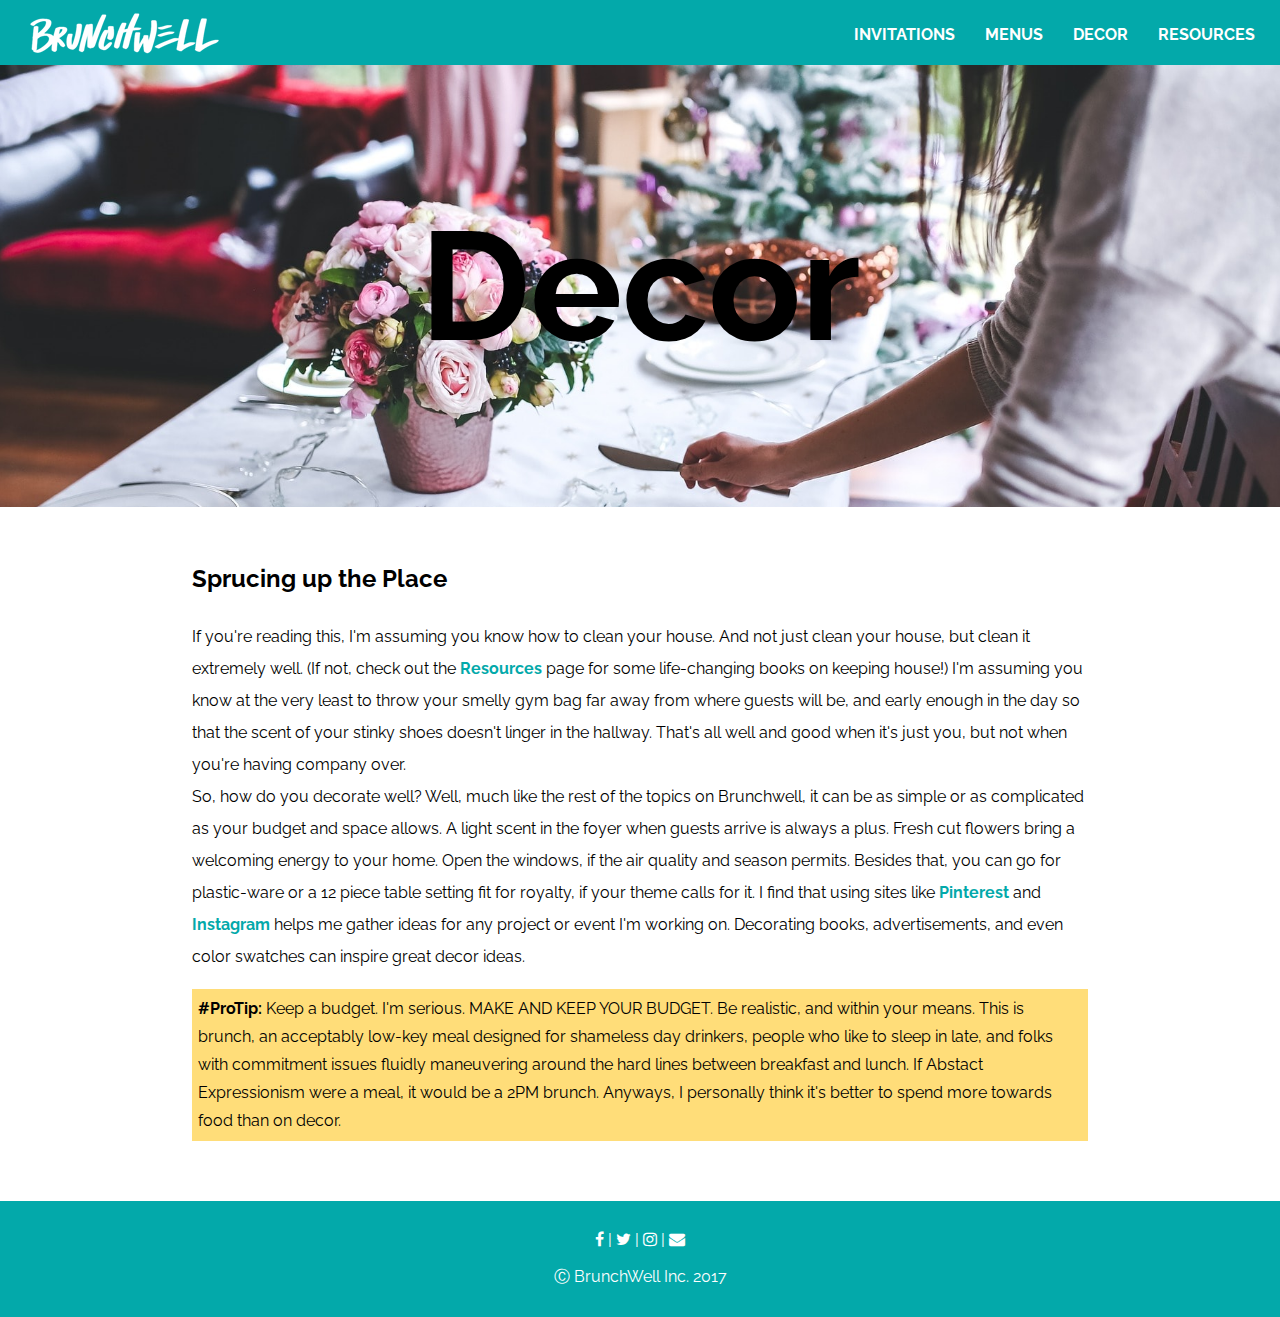
<file: decor.html>
<!DOCTYPE html>
<html lang="en">

<head>
    <meta charset="utf-8">
    <meta name="viewport" content="width=device-width, initial-scale=1">
    <link rel="icon" type="image/png" href="favicon-32x32.png" sizes="32x32" />
    <link rel="icon" type="image/png" href="favicon-16x16.png" sizes="16x16" />
    <link rel="stylesheet" href="css/font-awesome.min.css">
    <link rel="stylesheet" type="text/css" href="css/normalize.css">
    <link rel="stylesheet" type="text/css" href="css/stylesheet.css">
    <title>BrunchWell-Decor</title>
</head>

<body>
    <main>
        <nav class="totalnav flexcontainer">
            <div>
                <a href="index.html" class="logo flexchildnav"></a>
            </div>
            <ul class="links flexchildnav">
                <li> <a href="invite.html">Invitations</a></li>
                <li> <a href="menu.html">Menus</a></li>
                <li> <a href="decor.html">Decor</a></li>
                <li> <a href="resources.html">Resources</a></li>
            </ul>
        </nav>
        <div class="pagesbody">
            <div class="pagesheader decorheader">
                <h1>Decor</h1>
            </div>
            <div class="pagestext">
                <section>
                    <h2>Sprucing up the Place</h2>
                    <p> If you're reading this, I'm assuming you know how to clean your house. And not just clean your house, but clean it extremely well. (If not, check out the <a href="resources.html" target="_blank">Resources</a> page for some life-changing books on keeping house!) I'm assuming you know at the very least to throw your smelly gym bag far away from where guests will be, and early enough in the day so that the scent of your stinky shoes doesn't linger in the hallway. That's all well and good when it's just you, but not when you're having company over.</p>
                    <p> So, how do you decorate well? Well, much like the rest of the topics on Brunchwell, it can be as simple or as complicated as your budget and space allows. A light scent in the foyer when guests arrive is always a plus. Fresh cut flowers bring a welcoming energy to your home. Open the windows, if the air quality and season permits. Besides that, you can go for plastic-ware or a 12 piece table setting fit for royalty, if your theme calls for it. I find that using sites like <a href="https://www.pinterest.com" target="_blank">Pinterest</a> and <a href="https://www.instagram.com/?hl=en" target="_blank">Instagram</a> helps me gather ideas for any project or event I'm working on. Decorating books, advertisements, and even color swatches can inspire great decor ideas.</p>
                </section>
                <section class="protip"><span class="hashtag">#ProTip:</span> Keep a budget. I'm serious. MAKE AND KEEP YOUR BUDGET. Be realistic, and within your means. This is brunch, an acceptably low-key meal designed for shameless day drinkers, people who like to sleep in late, and folks with commitment issues fluidly maneuvering around the hard lines between breakfast and lunch. If Abstact Expressionism were a meal, it would be a 2PM brunch. Anyways, I personally think it's better to spend more towards food than on decor.
                </section>
            </div>
        </div>
        <div class="footer-container">
            <footer class="footer">
                <div> <a href="#" alt="Visit us on Facebook;"><i class="fa fa-facebook" aria-hidden="true"></i></a> | <a href="#" alt="Visit us on Twitter;"><i class="fa fa-twitter" aria-hidden="true"></i></a> | <a href="#" alt="Visit us on Instagram;"><i class="fa fa-instagram" aria-hidden="true"></i></a> | <a href="mailto:info@BrunchWell.com" alt="Email Us"><i class="fa fa-envelope" aria-hidden="true"></i></a> </div>
                <div class="footertext">
                    <p>
                        <br>&#9400; BrunchWell Inc. 2017</p>
                </div>
            </footer>
        </div>
    </main>
</body>

</html>
</file>
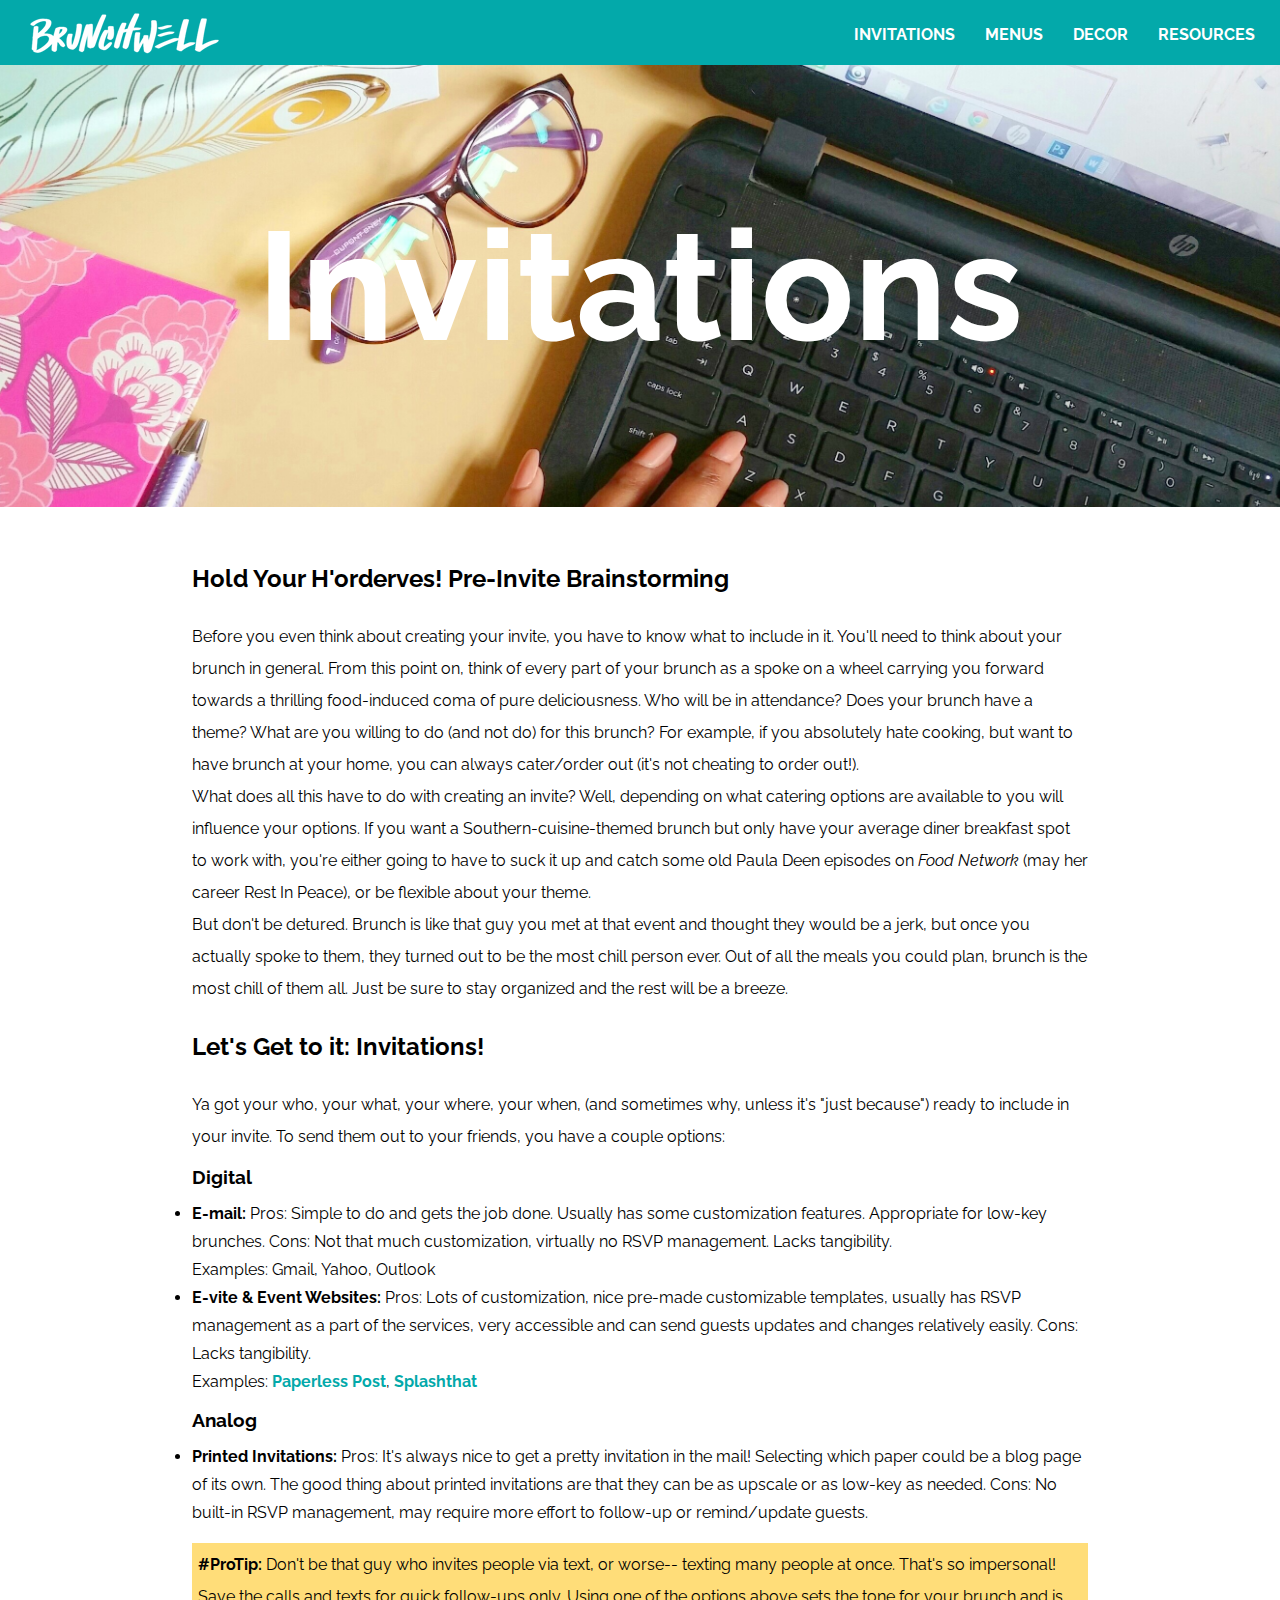
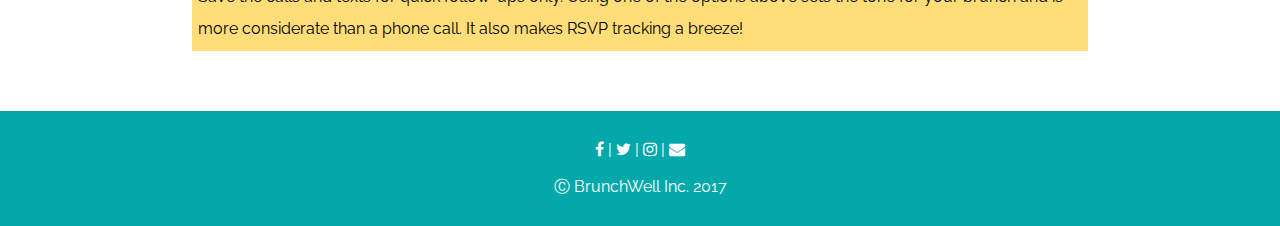
<file: invite.html>
<!DOCTYPE html>
<html lang="en">

<head>
    <meta charset="utf-8">
    <meta name="viewport" content="width=device-width, initial-scale=1">
    <link rel="icon" type="image/png" href="favicon-32x32.png" sizes="32x32" />
    <link rel="icon" type="image/png" href="favicon-16x16.png" sizes="16x16" />
    <link rel="stylesheet" href="css/font-awesome.min.css">
    <link rel="stylesheet" type="text/css" href="css/normalize.css">
    <link rel="stylesheet" type="text/css" href="css/stylesheet.css">
    <title>BrunchWell-Invitations</title>
</head>

<body>
    <main>
        <nav class="totalnav flexcontainer">
            <div>
                <a href="index.html" class="logo flexchildnav"></a>
            </div>
            <ul class="links flexchildnav">
                <li> <a href="invite.html">Invitations</a></li>
                <li> <a href="menu.html">Menus</a></li>
                <li> <a href="decor.html">Decor</a></li>
                <li> <a href="resources.html">Resources</a></li>
            </ul>
        </nav>
        <div class="pagesbody">
            <div class="pagesheader inviteheader">
                <h1>Invitations</h1>
            </div>
            <div class="pagestext">
                <section>
                    <h2>Hold Your H'orderves! Pre-Invite Brainstorming</h2>
                    <p>Before you even think about creating your invite, you have to know what to include in it. You'll need to think about your brunch in general. From this point on, think of every part of your brunch as a spoke on a wheel carrying you forward towards a thrilling food-induced coma of pure deliciousness. Who will be in attendance? Does your brunch have a theme? What are you willing to do (and not do) for this brunch? For example, if you absolutely hate cooking, but want to have brunch at your home, you can always cater/order out (it's not cheating to order out!).</p>
                    <p>What does all this have to do with creating an invite? Well, depending on what catering options are available to you will influence your options. If you want a Southern-cuisine-themed brunch but only have your average diner breakfast spot to work with, you're either going to have to suck it up and catch some old Paula Deen episodes on <i>Food Network</i> (may her career Rest In Peace), or be flexible about your theme.</p>
                    <p>But don't be detured. Brunch is like that guy you met at that event and thought they would be a jerk, but once you actually spoke to them, they turned out to be the most chill person ever. Out of all the meals you could plan, brunch is the most chill of them all. Just be sure to stay organized and the rest will be a breeze.</p>
                    <h2>Let's Get to it: Invitations!</h2>
                    <p>Ya got your who, your what, your where, your when, (and sometimes why, unless it's "just because") ready to include in your invite. To send them out to your friends, you have a couple options:</p>
                </section>

                <section>
                    <h3>Digital</h3>
                    <ul>
                        <li><strong>E-mail:</strong> Pros: Simple to do and gets the job done. Usually has some customization features. Appropriate for low-key brunches. Cons: Not that much customization, virtually no RSVP management. Lacks tangibility.
                            <br>Examples: Gmail, Yahoo, Outlook</li>
                        <li><strong>E-vite &amp; Event Websites:</strong> Pros: Lots of customization, nice pre-made customizable templates, usually has RSVP management as a part of the services, very accessible and can send guests updates and changes relatively easily. Cons: Lacks tangibility.
                            <br>Examples: <a href="https://www.paperlesspost.com" target="_blank">Paperless Post</a>, <a href="https://splashthat.com" target="_blank">Splashthat</a></li>
                    </ul>
                </section>
                <section>
                    <h3>Analog</h3>
                    <ul>
                        <li><strong>Printed Invitations:</strong> Pros: It's always nice to get a pretty invitation in the mail! Selecting which paper could be a blog page of its own. The good thing about printed invitations are that they can be as upscale or as low-key as needed. Cons: No built-in RSVP management, may require more effort to follow-up or remind/update guests.</li>
                    </ul>
                </section>
                <p class="protip"><span class="hashtag">#ProTip:</span> Don't be that guy who invites people via text, or worse-- texting many people at once. That's so impersonal! Save the calls and texts for quick follow-ups only. Using one of the options above sets the tone for your brunch and is more considerate than a phone call. It also makes RSVP tracking a breeze!</p>
            </div>
        </div>
        <div class="footer-container">
            <footer class="footer">
                <div> <a href="#" alt="Visit us on Facebook;"><i class="fa fa-facebook" aria-hidden="true"></i></a> | <a href="#" alt="Visit us on Twitter;"><i class="fa fa-twitter" aria-hidden="true"></i></a> | <a href="#" alt="Visit us on Instagram;"><i class="fa fa-instagram" aria-hidden="true"></i></a> | <a href="mailto:info@BrunchWell.com" alt="Email Us"><i class="fa fa-envelope" aria-hidden="true"></i></a> </div>
                <div class="footertext">
                    <p>
                        <br>&#9400; BrunchWell Inc. 2017</p>
                </div>
            </footer>
        </div>
    </main>
</body>

</html>
</file>
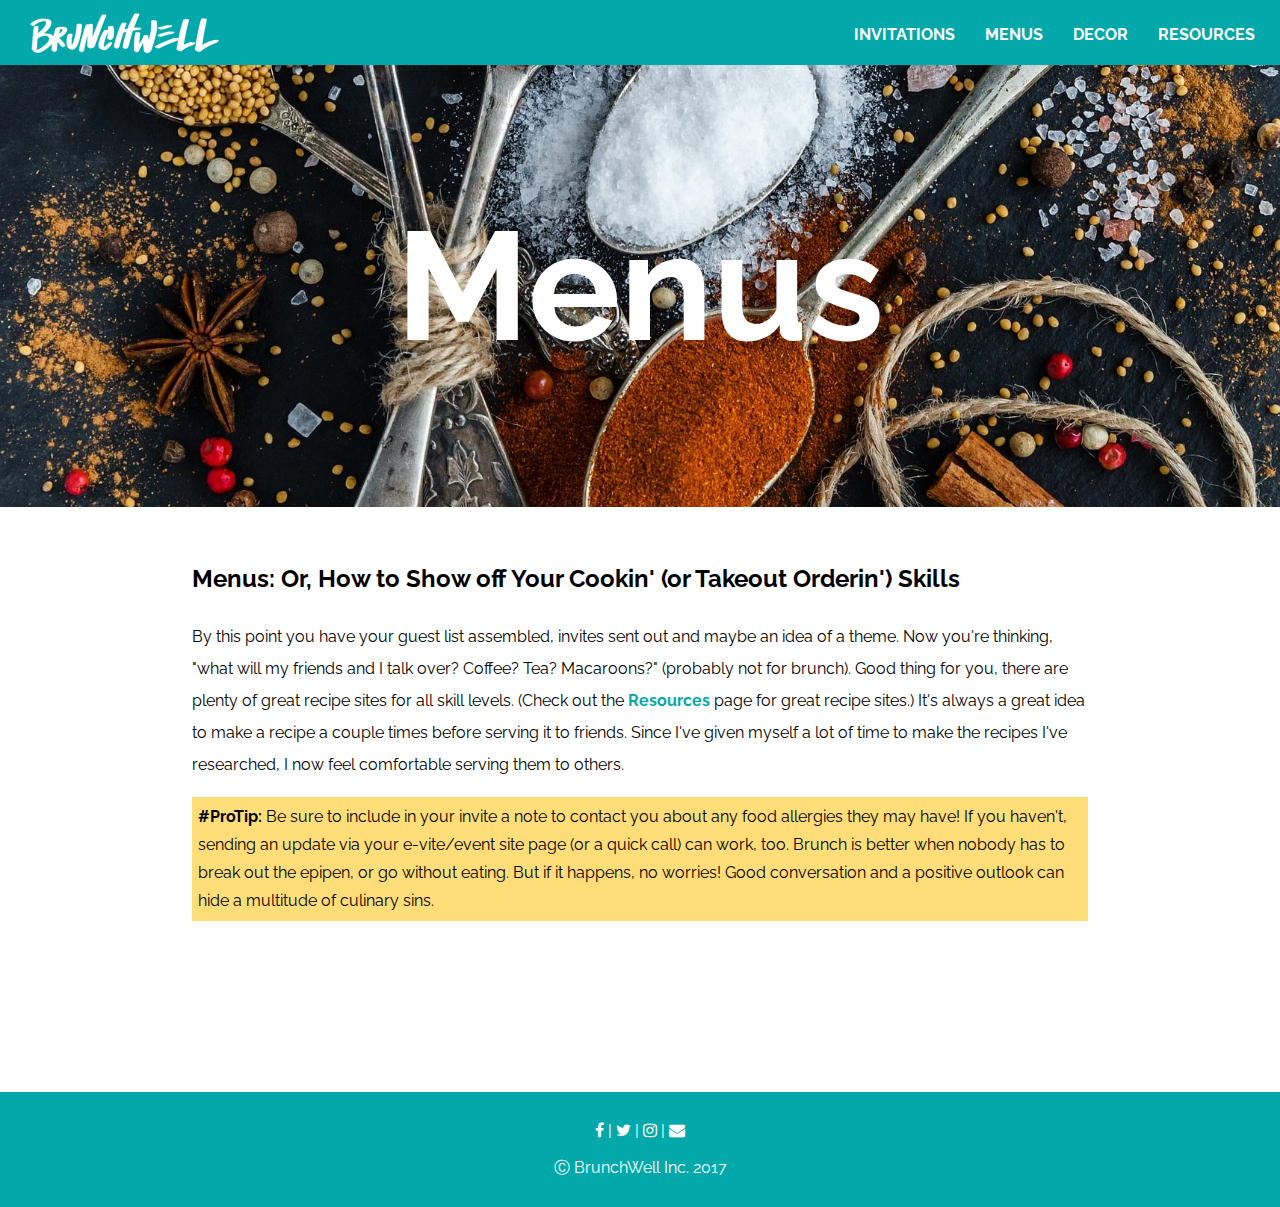
<file: menu.html>
<!DOCTYPE html>
<html lang="en">

<head>
    <meta charset="utf-8">
    <meta name="viewport" content="width=device-width, initial-scale=1">
    <link rel="icon" type="image/png" href="favicon-32x32.png" sizes="32x32" />
    <link rel="icon" type="image/png" href="favicon-16x16.png" sizes="16x16" />
    <link rel="stylesheet" href="css/font-awesome.min.css">
    <link rel="stylesheet" type="text/css" href="css/normalize.css">
    <link rel="stylesheet" type="text/css" href="css/stylesheet.css">
    <title>BrunchWell-Menu</title>
</head>

<body>
    <main>
        <nav class="totalnav flexcontainer">
            <div>
                <a href="index.html" class="logo flexchildnav"></a>
            </div>
            <ul class="links flexchildnav">
                <li> <a href="invite.html">Invitations</a></li>
                <li> <a href="menu.html">Menus</a></li>
                <li> <a href="decor.html">Decor</a></li>
                <li> <a href="resources.html">Resources</a></li>
            </ul>
        </nav>
        <div class="pagesbody">
            <div class="pagesheader menuheader">
                <h1>Menus</h1>
            </div>
            <div class="pagestext">
                <section>
                    <h2>Menus: Or, How to Show off Your Cookin' (or Takeout Orderin') Skills</h2>
                    <p>By this point you have your guest list assembled, invites sent out and maybe an idea of a theme. Now you're thinking, "what will my friends and I talk over? Coffee? Tea? Macaroons?" (probably not for brunch). Good thing for you, there are plenty of great recipe sites for all skill levels. (Check out the <a href="resources.html" target="_blank">Resources</a> page for great recipe sites.) It's always a great idea to make a recipe a couple times before serving it to friends. Since I've given myself a lot of time to make the recipes I've researched, I now feel comfortable serving them to others.</p>
                </section>
                <section class="protip"><span class="hashtag">#ProTip:</span> Be sure to include in your invite a note to contact you about any food allergies they may have! If you haven't, sending an update via your e-vite/event site page (or a quick call) can work, too. Brunch is better when nobody has to break out the epipen, or go without eating. But if it happens, no worries! Good conversation and a positive outlook can hide a multitude of culinary sins.
                </section>
            </div>
        </div>
        <br>
        <br>
        <br>
        <br>
        <br>
        <br>
        <div class="footer-container">
            <footer class="footer">
                <div> <a href="#" alt="Visit us on Facebook;"><i class="fa fa-facebook" aria-hidden="true"></i></a> | <a href="#" alt="Visit us on Twitter;"><i class="fa fa-twitter" aria-hidden="true"></i></a> | <a href="#" alt="Visit us on Instagram;"><i class="fa fa-instagram" aria-hidden="true"></i></a> | <a href="mailto:info@BrunchWell.com" alt="Email Us"><i class="fa fa-envelope" aria-hidden="true"></i></a> </div>
                <div class="footertext">
                    <p>
                        <br>&#9400; BrunchWell Inc. 2017</p>
                </div>
            </footer>
        </div>
    </main>
</body>

</html>
</file>
<file: css/stylesheet.css>
@import url('https://fonts.googleapis.com/css?family=Raleway:400,700,900');
* {
    box-sizing: border-box;
    margin: 0;
    padding: 0;
}
.body {
    font-family: 'Raleway', Arial, sans-serif;
    background-color: #03a9aa;
}
.pagesbody {
    display: flex;
    flex-flow: column wrap;
}

/*NAVITAGION BAR*/

.totalnav {
    background-color: #03a9aa;
    width: 100%;
    padding: 10px 0;
}
.flexcontainer {
    display: flex;
    flex-wrap: wrap;
    justify-content: space-between;
}
.flexchildnav {
    display: flex;
    flex-wrap: wrap;
    align-items: center;
}
.logo {
    margin-left: 25px;
    background-image: url(../images/logoimage.png);
    height: 50px;
    width: 200px;
}
.links {
    float: left;
    font-weight: 700;
    margin: 0 10px;
}
.links li {
    list-style: none;
    text-transform: uppercase;
}
.links a {
    color: #fff;
    text-decoration: none;
    padding: 15px 15px;
}
.links a:hover {
    color: #013636;
    text-decoration: none;
    transition: .5s;
}

/*FRONT PAGE*/

.wrapper {
    padding: 30px;
    height: 100vh;
    background: url(../images/mainbg.png)bottom right no-repeat;
    background-position: left center;
}
.mediaqueryheaderimg {
    height: 150px;
    background: url(../images/mealone.png);
    display: none;
}

/*"Brunch Simply Brunch Gracefully" area on front page*/

.leftsidebg {
    background-color: rgba(255, 255, 255, .8);
    padding: 30px;
    width: 520px;
    border-radius: 5px;
}
.button {
    background-color: #03a9aa;
    color: #fff;
    text-align: center;
    border-radius: 5px;
    font-size: 16px;
    padding: 13px;
    font-weight: 700;
    letter-spacing: 2px
}
.button a {
    color: #fff;
    text-decoration: none;
}
.button a:hover {
    /*    color: #fff;*/
    text-decoration: none;
    transition: .5s;
}
.preheader p {
    margin: 5px 0;
    font-size: 18px;
    line-height: 0;
}
.bigtext p {
    font-weight: 900;
    font-size: 60px;
}
.liltext p {
    font-weight: 400;
    font-weight: bold;
    font-size: 18px;
    line-height: 150%;
}
.protip {
    margin: 1em 0 0 0;
    background-color: #FFDD79;
    padding: 6px;
}
.hashtag {
    font-weight: 700;
}
.pagestext {
    width: 70%;
    padding: 0 0 60px 0;
}
.pagestext h2 {
    line-height: 1.5em;
    /*    padding: 0 0 .4em 0;*/
    margin: 1em 0 1em 0;
}
.pagestext h3 {
    line-height: 1.5em;
    /*    padding: 0 0 .4em 0;*/
    margin: .5em 0 .5em 0;
}
.pagestext p {
    font-size: 1em;
    line-height: 2em;
    /*    margin: 0 0 1em 0;*/
}
.pagestext a {
    text-decoration: none;
    font-weight: 700;
    color: #03a9aa;
}

/*PAGE HEADER STYLINGS*/

.pagesheader {
    text-align: center;
    padding: 150px 0;
    font-size: 100vw;
    margin: -5px 0 40px 0;
    font-weight: 700;
}
.inviteheader {
    background: url(../images/invitationsbg.jpg);
    background-position: top;
    background-attachment: fixed;
    background-repeat: no-repeat;
    background-size: cover;
    color: rgb(255, 255, 255);
}
.menuheader {
    background: url(../images/menubg.jpg);
    background-position: bottom;
    background-attachment: fixed;
    background-repeat: no-repeat;
    background-size: cover;
    color: rgb(255, 255, 255);
}
.decorheader {
    background: url(../images/decorbg.jpg);
    background-position: center;
    background-attachment: fixed;
    background-repeat: no-repeat;
    background-size: cover;
}
.resourcesheader {
    background: url(../images/resourcesbg.jpg);
    background-position: center;
    background-attachment: fixed;
    background-repeat: no-repeat;
    background-size: cover;
    color: rgb(255, 255, 255);
}
.footer {
    display: flex;
    justify-content: center;
    flex-direction: column;
    background-color: #03a9aa;
    text-align: center;
    padding: 30px 0px;
    color: #fff;
}
.footer a {
    color: #fff;
}
.footer-container {
    text-align: center;
    background-color: #fff;
}
.footertext p {
    text-align: center;
}
@media (max-width: 728px) {
    body {
        padding: 0;
        margin: 0;
    }
    .totalnav {
        justify-content: center;
        flex-wrap: nowrap;
        flex-direction: column;
        margin: 0;
    }
    .logo,
    .links {
        padding: 0;
        margin: 0;
        width: 100%;
        background-repeat: no-repeat;
        background-position: center;
    }
    .logo img,
    .links li {
        width: 100%;
        text-align: center;
    }
    .links a {
        border-top: 1.5px solid #fff;
    }
    .wrapper {
        background: none;
        margin: 0;
        padding: 0;
        display: flex;
        justify-content: center;
    }
    .leftsidebg {
        display: flex;
        flex-direction: column;
        margin: 0;
    }
    .mediaqueryheaderimg {
        display: flex;
        background-size: cover;
        padding: 0;
        margin: 0;
        background-position: center;
    }
    .preheader p {
        padding-top: 30px;
    }
    .inviteheader p {
        background-position: top left;
    }
}
@import url('https://fonts.googleapis.com/css?family=Raleway:400,700,900');
* {
    box-sizing: border-box;
    margin: 0px;
    padding: 0;
}
body {
    font-family: 'Raleway', Arial, sans-serif;
    background-color: #fff;
}
.pagesbody {
    display: flex;
    flex-flow: column wrap;
}
.floatleft {
    float: left;
}
.totalnav {
    background-color: #03a9aa;
    width: 100%;
    padding: 10px 0;
}
.flexcontainer {
    display: flex;
    flex-wrap: wrap;
    justify-content: space-between;
}
.flexchildnav {
    display: flex;
    flex-wrap: wrap;
    align-items: center;
}
.logo {
    margin-left: 24px;
    background-image: url(../images/logoimage.png);
    height: 50px;
    width: 200px;
}
.links {
    float: left;
    font-weight: 700;
    margin: 0 10px;
    list-style: none;
}
.links li {
    list-style: none;
}
.links a {
    color: #fff;
    text-decoration: none;
    display: block;
    padding: 15px 15px;
}
.links a:active {
    color: #013636;
    text-decoration: none;
}
.links a:hover {
    color: #013636;
    text-decoration: none;
    transition: .5s;
}
.wrapper {
    margin: 0;
    padding: 30px;
    height: 100vh;
    background: url(../images/mainbg.png)bottom right no-repeat;
    background-position: left center;
}
.mediaqueryheaderimg {
    height: 150px;
    background: url(../images/mealone.png);
    display: none;
}
.leftsidebg {
    background-color: rgba(255, 255, 255, .8);
    padding: 30px;
    width: 520px;
    border-radius: 5px;
}
.button {
    background-color: #03a9aa;
    color: #fff;
    text-align: center;
    border-radius: 5px;
    font-size: 16px;
    padding: 13px;
    font-weight: 700;
    letter-spacing: 2px;
}
.button a {
    color: #fff;
    text-decoration: none;
}
.button a:hover {
    color: #013636;
    font-weight: 700;
    text-decoration: none;
    transition: .5s;
}
.preheader p {
    margin: 5px 0;
    padding: 0;
    font-size: 20px;
    line-height: 0;
}
.bigtext p {
    font-weight: 900;
    font-size: 60px;
    padding: 0;
    margin: 0;
}
.liltext p {
    font-weight: 400;
    font-weight: bold;
    font-size: 20px;
    line-height: 150%;
}
.protip {
    background-color: #FFDD79;
    padding: 6px;
}
.hashtag {
    font-weight: 700;
}
.pagestext {
    width: 70%;
    margin: auto;
    padding-bottom: 60px;
    font-size: 1em;
    line-height: 1.75em;
}

/*
.pagestext h2 {
    line-height: 1.5em;
}
*/

.pagestext a {
    text-decoration: none;
    font-weight: 700;
    color: #03a9aa;
}
.pagesheader {
    text-align: center;
    padding: 30px 0;
    font-size: 6vw;
    margin-top: -5px;
    margin-bottom: 30px;
    font-weight: 700;
}
.inviteheader {
    background: url(../images/invitationsbg.jpg);
    background-position: top;
    background-attachment: fixed;
    background-repeat: no-repeat;
    background-size: cover;
    color: rgb(255, 255, 255);
}
.menuheader {
    background: url(../images/menubg.jpg);
    background-position: bottom;
    background-attachment: fixed;
    background-repeat: no-repeat;
    background-size: cover;
    color: rgb(255, 255, 255);
}
.decorheader {
    background: url(../images/decorbg.jpg);
    background-position: center;
    background-attachment: fixed;
    background-repeat: no-repeat;
    background-size: cover;
}
.resourcesheader {
    background: url(../images/resourcesbg.jpg);
    background-position: center;
    background-attachment: fixed;
    background-repeat: no-repeat;
    background-size: cover;
    color: rgb(255, 255, 255);
}
.footer {
    display: flex;
    justify-content: center;
    flex-direction: column;
    background-color: #03a9aa;
    text-align: center;
    padding: 30px 0px;
    color: #fff;
}
.footer a {
    color: #fff;
}
.footer-container {
    text-align: center;
    background-color: #fff;
}

/*
.footertext p {
    text-align: center;
}
*/

@media (max-width: 728px) {
    body {
        /*
        
        padding: 0;
        margin: 0;
*/
    }
    .totalnav {
        justify-content: center;
        flex-wrap: nowrap;
        flex-direction: column;
        /*        margin: 0;*/
    }
    .logo,
    .links {
        padding: 0;
        margin: 0;
        width: 100%;
        background-repeat: no-repeat;
        background-position: center;
    }
    .logo img,
    .links li {
        width: 100%;
        text-align: center;
    }
    .links a {
        border-top: 1.5px solid #fff;
    }
    .wrapper {
        background: none;
        margin: 0;
        padding: 0;
        /*        display: flex;*/
        justify-content: center;
    }
    .leftsidebg {
        display: flex;
        flex-direction: column;
        /*        margin: 0;*/
    }
    .mediaqueryheaderimg {
        display: flex;
        background-size: cover;
        /*
        padding: 0;
        margin: 0;
*/
        background-position: center;
    }
    .preheader p {
        padding: 30px 0 0 0;
    }
    .inviteheader p {
        background-position: top left;
    }
}
</file>
